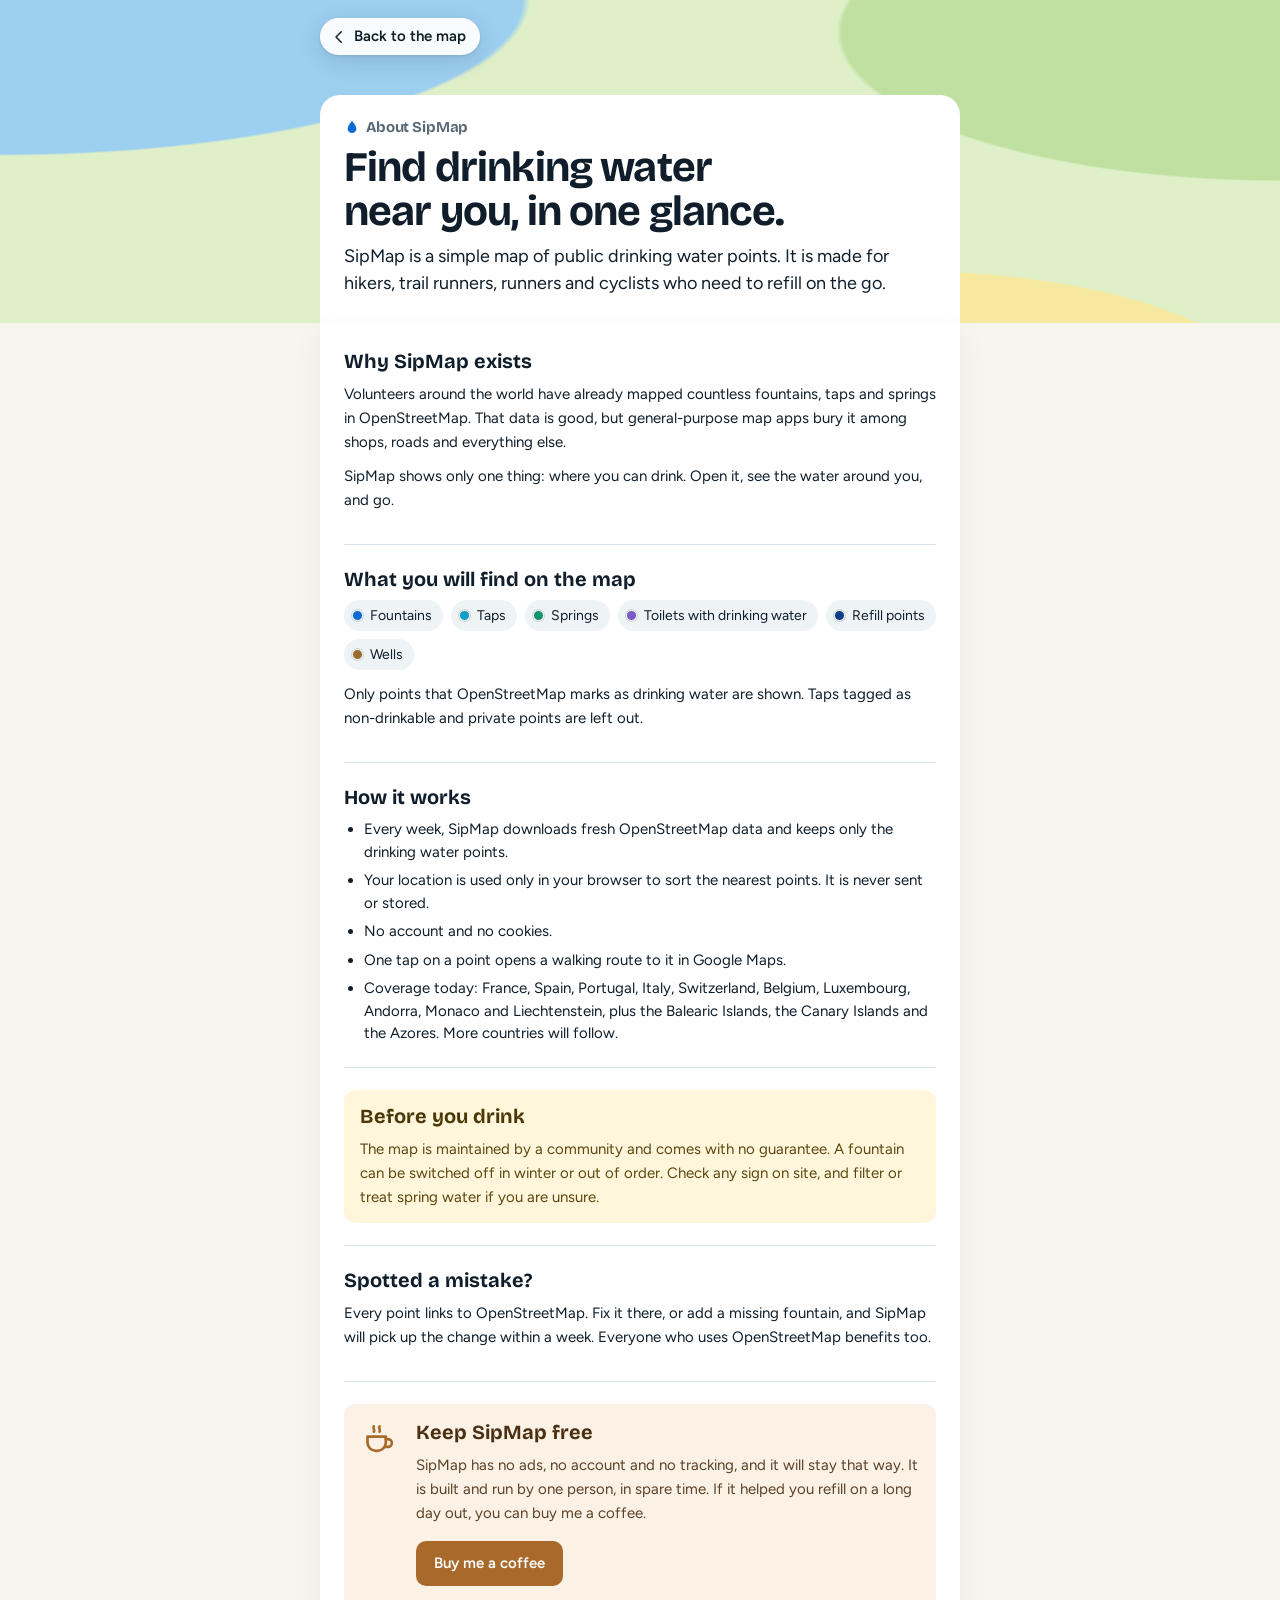
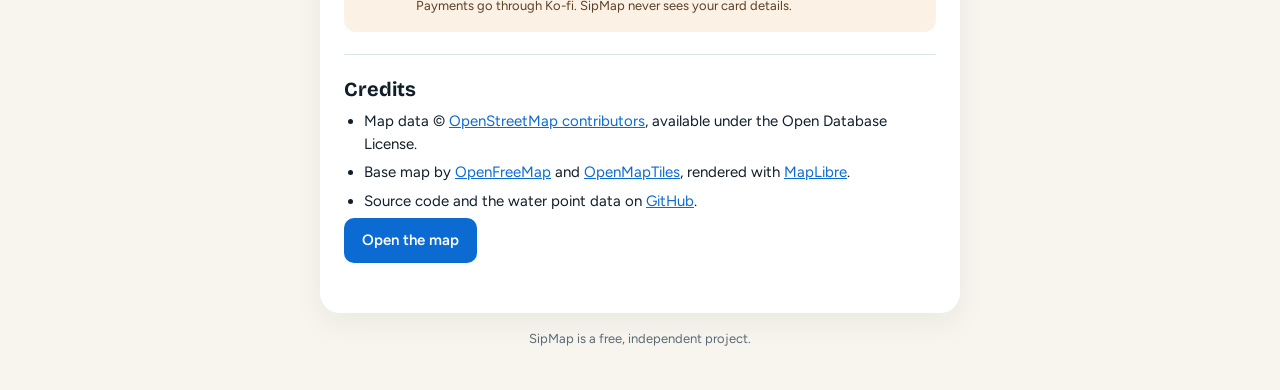
<file: site/about.html>
<!doctype html>
<html lang="en" data-i18n-title="aboutTitle">
<head>
  <meta charset="utf-8">
  <meta name="viewport" content="width=device-width, initial-scale=1, viewport-fit=cover">
  <title>About SipMap</title>
  <meta name="description" content="SipMap shows drinking water points around you on a clean map, using OpenStreetMap data. Built for hikers, trail runners, runners and cyclists.">
  <meta name="theme-color" content="#0b6bd3">
  <meta property="og:type" content="website">
  <meta property="og:site_name" content="SipMap">
  <meta property="og:title" content="About SipMap — drinking water near you">
  <meta property="og:description" content="Fountains, taps and springs around you on a clean map, straight from OpenStreetMap. For hikers, trail runners and cyclists. Free, no account.">
  <meta property="og:url" content="https://p13k.github.io/sipmap/about.html">
  <meta property="og:image" content="https://p13k.github.io/sipmap/og.png">
  <meta property="og:image:width" content="1200">
  <meta property="og:image:height" content="630">
  <meta name="twitter:card" content="summary_large_image">
  <link rel="manifest" href="manifest.webmanifest">
  <link rel="icon" href="icon.svg" type="image/svg+xml">
  <link rel="preconnect" href="https://fonts.googleapis.com">
  <link rel="preconnect" href="https://fonts.gstatic.com" crossorigin>
  <link rel="stylesheet" href="https://fonts.googleapis.com/css2?family=Bricolage+Grotesque:opsz,wght@12..96,600;12..96,700&family=Figtree:wght@400;500;600&display=swap">
  <link rel="stylesheet" href="style.css">
  <style>
    /* Page de lecture : une colonne étroite, la carte se devine dans le bandeau du haut. */
    html, body { height: auto; }
    body { overflow: auto; background: var(--paper, #f7f5ee); }
    :root { --paper: #f7f5ee; --forest: #bfe0a0; --sand: #f7e8a0; --water: #9dcff0; }
    .band {
      background:
        radial-gradient(120% 140% at 0% 0%, var(--water) 0 34%, transparent 34.5%),
        radial-gradient(90% 120% at 100% 10%, var(--forest) 0 38%, transparent 38.5%),
        radial-gradient(70% 90% at 70% 120%, var(--sand) 0 40%, transparent 40.5%),
        #dff0c8;
      padding: calc(18px + env(safe-area-inset-top, 0px)) max(16px, env(safe-area-inset-right, 0px)) 0 max(16px, env(safe-area-inset-left, 0px));
    }
    .band-inner { max-width: 640px; margin: 0 auto; }
    .back {
      display: inline-flex;
      align-items: center;
      gap: 6px;
      padding: 8px 14px 8px 10px;
      background: var(--panel);
      border-radius: 999px;
      box-shadow: var(--shadow);
      color: var(--ink);
      font-weight: 600;
      text-decoration: none;
    }
    .back svg { width: 18px; height: 18px; fill: none; stroke: var(--ink); stroke-width: 2; stroke-linecap: round; stroke-linejoin: round; }
    .hero {
      margin-top: 40px;
      padding: 24px 24px 26px;
      background: var(--panel-solid);
      border-radius: 20px 20px 0 0;
    }
    .hero .brand-mark { font-size: 15px; color: var(--muted); }
    .hero .brand-mark svg { width: 16px; height: 16px; }
    h1 {
      margin: 10px 0 10px;
      font: 700 clamp(30px, 7vw, 42px)/1.05 var(--font-display);
      letter-spacing: -0.02em;
      text-wrap: balance;
    }
    .lead { margin: 0; font-size: 18px; line-height: 1.5; color: var(--ink); max-width: 34em; }
    main {
      padding: 0 max(16px, env(safe-area-inset-right, 0px)) calc(40px + env(safe-area-inset-bottom, 0px)) max(16px, env(safe-area-inset-left, 0px));
    }
    .content {
      max-width: 640px;
      margin: 0 auto;
      padding: 4px 24px 28px;
      background: var(--panel-solid);
      border-radius: 0 0 20px 20px;
      box-shadow: 0 10px 30px rgba(15, 30, 42, 0.06);
    }
    section + section { border-top: 1px solid var(--line); }
    section { padding: 22px 0; }
    h2 { margin: 0 0 8px; font: 700 20px/1.25 var(--font-display); }
    p { margin: 0 0 10px; line-height: 1.6; max-width: 62ch; }
    ul { margin: 0; padding-left: 20px; display: grid; gap: 6px; line-height: 1.5; }
    .types { list-style: none; padding: 0; display: flex; flex-wrap: wrap; gap: 8px; margin-top: 4px; }
    .types li {
      display: inline-flex;
      align-items: center;
      gap: 7px;
      padding: 5px 11px 5px 8px;
      background: var(--bg);
      border-radius: 999px;
      font-size: 14px;
    }
    .types .dot { width: 11px; height: 11px; border-width: 1.5px; }
    .warn {
      padding: 14px 16px;
      background: #fff6db;
      border-radius: 12px;
      color: #5c4710;
    }
    .warn h2 { color: #4a3808; }
    .cta {
      display: inline-block;
      margin-top: 6px;
      padding: 12px 18px;
      background: var(--accent);
      color: #fff;
      border-radius: 10px;
      font-weight: 600;
      text-decoration: none;
    }
    .support {
      display: flex;
      gap: 16px;
      align-items: flex-start;
      padding: 16px;
      background: #fbf1e4;
      border-radius: 12px;
    }
    .support-cup { width: 40px; height: 40px; flex: none; fill: none; stroke: #a8692a; stroke-width: 1.6; stroke-linecap: round; stroke-linejoin: round; }
    .support h2 { color: #4a2f12; }
    .support p { color: #5a4128; }
    .cta-coffee { background: #a8692a; }
    .fine { margin: 10px 0 0; font-size: 13px; color: var(--muted); }
    .foot { max-width: 640px; margin: 16px auto 0; color: var(--muted); font-size: 13px; text-align: center; }
    .foot a { color: inherit; }
  </style>
</head>
<body>
  <div class="band">
    <div class="band-inner">
      <a class="back" href="./">
        <svg viewBox="0 0 24 24" aria-hidden="true"><path d="M15 5l-7 7 7 7"/></svg>
        <span data-i18n="back">Back to the map</span>
      </a>
      <div class="hero">
        <div class="brand-mark">
          <svg viewBox="0 0 24 24" aria-hidden="true"><path d="M12 2.5c3.6 4.6 6.5 8.4 6.5 12A6.5 6.5 0 0 1 5.5 14.5c0-3.6 2.9-7.4 6.5-12z"/></svg>
          <span data-i18n="aboutTitle">About SipMap</span>
        </div>
        <h1 data-i18n="heroTitle">Find drinking water near you, in one glance.</h1>
        <p class="lead" data-i18n="heroLead">SipMap is a simple map of public drinking water points. It is made for hikers, trail runners, runners and cyclists who need to refill on the go.</p>
      </div>
    </div>
  </div>

  <main>
    <div class="content">
      <section>
        <h2 data-i18n="whyTitle">Why SipMap exists</h2>
        <p data-i18n="why1">Volunteers around the world have already mapped countless fountains, taps and springs in OpenStreetMap. That data is good, but general-purpose map apps bury it among shops, roads and everything else.</p>
        <p data-i18n="why2">SipMap shows only one thing: where you can drink. Open it, see the water around you, and go.</p>
      </section>

      <section>
        <h2 data-i18n="typesTitle">What you will find on the map</h2>
        <ul class="types">
          <li><span class="dot" style="background:#0b6bd3"></span><span data-i18n="pl_fontaine">Fountains</span></li>
          <li><span class="dot" style="background:#0aa0c8"></span><span data-i18n="pl_robinet">Taps</span></li>
          <li><span class="dot" style="background:#13926b"></span><span data-i18n="pl_source">Springs</span></li>
          <li><span class="dot" style="background:#7a5cc9"></span><span data-i18n="pl_toilettes">Toilets with drinking water</span></li>
          <li><span class="dot" style="background:#0b3f86"></span><span data-i18n="pl_remplissage">Refill points</span></li>
          <li><span class="dot" style="background:#9a6b2f"></span><span data-i18n="pl_puits">Wells</span></li>
        </ul>
        <p style="margin-top:12px" data-i18n="typesNote">Only points that OpenStreetMap marks as drinking water are shown. Taps tagged as non-drinkable and private points are left out.</p>
      </section>

      <section>
        <h2 data-i18n="howTitle">How it works</h2>
        <ul>
          <li data-i18n="how1">Every week, SipMap downloads fresh OpenStreetMap data and keeps only the drinking water points.</li>
          <li data-i18n="how2">Your location is used only in your browser to sort the nearest points. It is never sent or stored.</li>
          <li data-i18n="how3">No account and no cookies.</li>
          <li data-i18n="how4">One tap on a point opens a walking route to it in Google Maps.</li>
          <li data-i18n="how5">Coverage today: France, Spain, Portugal, Italy, Switzerland, Belgium, Luxembourg, Andorra, Monaco and Liechtenstein, plus the Balearic Islands, the Canary Islands and the Azores. More countries will follow.</li>
        </ul>
      </section>

      <section>
        <div class="warn">
          <h2 data-i18n="warnTitle">Before you drink</h2>
          <p style="margin:0" data-i18n="warnText">The map is maintained by a community and comes with no guarantee. A fountain can be switched off in winter or out of order. Check any sign on site, and filter or treat spring water if you are unsure.</p>
        </div>
      </section>

      <section>
        <h2 data-i18n="mistakeTitle">Spotted a mistake?</h2>
        <p data-i18n="mistakeText">Every point links to OpenStreetMap. Fix it there, or add a missing fountain, and SipMap will pick up the change within a week. Everyone who uses OpenStreetMap benefits too.</p>
      </section>

      <section data-donate hidden>
        <div class="support">
          <svg class="support-cup" viewBox="0 0 24 24" aria-hidden="true"><path d="M4.5 10h11v3.5a5 5 0 0 1-5 5h-1a5 5 0 0 1-5-5z"/><path d="M15.5 11.5h1.3a2.3 2.3 0 0 1 0 4.6h-1.6"/><path d="M8.3 3.8c-.9 1.1.9 2.1 0 3.2M11.7 3.8c-.9 1.1.9 2.1 0 3.2"/></svg>
          <div>
            <h2 data-i18n="supportTitle">Keep SipMap free</h2>
            <p data-i18n="supportText">SipMap has no ads, no account and no tracking, and it will stay that way. It is built and run by one person, in spare time. If it helped you refill on a long day out, you can buy me a coffee.</p>
            <a class="cta cta-coffee" data-donate-link href="#" target="_blank" rel="noopener" data-i18n="supportBtn">Buy me a coffee</a>
            <p class="fine" data-i18n="supportFine">Payments go through Ko-fi. SipMap never sees your card details.</p>
          </div>
        </div>
      </section>

      <section>
        <h2 data-i18n="creditsTitle">Credits</h2>
        <ul>
          <li data-i18n-html="credit1">Map data © <a href="https://www.openstreetmap.org/copyright" target="_blank" rel="noopener">OpenStreetMap contributors</a>, available under the Open Database License.</li>
          <li data-i18n-html="credit2">Base map by <a href="https://openfreemap.org" target="_blank" rel="noopener">OpenFreeMap</a> and <a href="https://www.openmaptiles.org/" target="_blank" rel="noopener">OpenMapTiles</a>, rendered with <a href="https://maplibre.org" target="_blank" rel="noopener">MapLibre</a>.</li>
          <li data-i18n-html="credit3">Source code and the water point data on <a href="https://github.com/P13K/sipmap" target="_blank" rel="noopener">GitHub</a>.</li>
        </ul>
        <a class="cta" href="./" data-i18n="openMap">Open the map</a>
      </section>
    </div>
    <p class="foot" data-i18n="foot">SipMap is a free, independent project.</p>
  </main>
  <script src="i18n.js"></script>
  <script src="config.js"></script>
</body>
</html>
</file>
<file: site/style.css>
/* Interface toujours claire, lisible en plein soleil. Carte plein écran ; l'interface flotte au-dessus en trois éléments : marque, contrôles, liste des plus proches. */
:root {
  --bg: #eef3f6;
  --panel: rgba(255, 255, 255, 0.94);
  --panel-solid: #ffffff;
  --ink: #0f1e2a;
  --muted: #586a78;
  --line: #d8e2e9;
  --accent: #0b6bd3;
  --accent-soft: #e3effc;
  --shadow: 0 6px 24px rgba(15, 30, 42, 0.14), 0 1px 3px rgba(15, 30, 42, 0.1);
  --font-display: "Bricolage Grotesque", "Avenir Next", "Segoe UI", system-ui, sans-serif;
  --font-ui: "Figtree", "Segoe UI", system-ui, -apple-system, sans-serif;
  --radius: 14px;
  color-scheme: light;
}

* { box-sizing: border-box; }
html, body { height: 100%; margin: 0; }
body {
  background: var(--bg);
  color: var(--ink);
  font: 15px/1.4 var(--font-ui);
  -webkit-font-smoothing: antialiased;
  overflow: hidden;
}
[hidden] { display: none !important; }
a { color: var(--accent); }
button { font: inherit; color: inherit; }
:focus-visible { outline: 3px solid var(--accent); outline-offset: 2px; }

#map { position: fixed; inset: 0; }

/* Barre du haut : bouton menu + marque, une seule pastille compacte */
.topbar {
  position: absolute;
  top: calc(10px + env(safe-area-inset-top, 0px));
  left: calc(10px + env(safe-area-inset-left, 0px));
  display: flex;
  align-items: center;
  gap: 2px;
  padding: 4px 14px 4px 4px;
  background: var(--panel);
  backdrop-filter: blur(10px);
  -webkit-backdrop-filter: blur(10px);
  border-radius: 999px;
  box-shadow: var(--shadow);
  z-index: 4;
}
.icon-btn {
  display: grid;
  place-items: center;
  width: 38px;
  height: 38px;
  padding: 0;
  background: none;
  border: 0;
  border-radius: 50%;
  cursor: pointer;
}
.icon-btn:hover, .icon-btn[aria-expanded="true"] { background: var(--accent-soft); }
.icon-btn svg { width: 22px; height: 22px; fill: none; stroke: var(--ink); stroke-width: 2; stroke-linecap: round; }
.brand-mark {
  display: flex;
  align-items: center;
  gap: 6px;
  font: 700 18px/1 var(--font-display);
  letter-spacing: -0.01em;
}
.brand-mark svg { width: 18px; height: 18px; fill: var(--accent); flex: none; }

/* Menu déroulant */
.menu {
  position: absolute;
  top: calc(62px + env(safe-area-inset-top, 0px));
  left: calc(10px + env(safe-area-inset-left, 0px));
  width: min(290px, calc(100% - 20px));
  padding: 6px;
  background: var(--panel-solid);
  border-radius: var(--radius);
  box-shadow: var(--shadow);
  z-index: 5;
  display: grid;
  gap: 2px;
}
.menu-item {
  display: flex;
  align-items: center;
  gap: 12px;
  width: 100%;
  padding: 11px 12px;
  background: none;
  border: 0;
  border-radius: 10px;
  color: var(--ink);
  font-weight: 500;
  font-size: 15px;
  text-align: left;
  text-decoration: none;
  cursor: pointer;
}
.menu-item:hover { background: var(--accent-soft); }
.menu-item svg { width: 20px; height: 20px; flex: none; fill: none; stroke: var(--accent); stroke-width: 1.8; stroke-linecap: round; stroke-linejoin: round; }

/* « Offrir un café » : séparé des réglages, teinte café discrète */
.menu-item.coffee { margin-top: 4px; position: relative; }
.menu-item.coffee::before { content: ""; position: absolute; top: -3px; left: 12px; right: 12px; border-top: 1px solid var(--line); }
.menu-item.coffee svg { stroke: #a8692a; }
.menu-item.coffee:hover { background: #fbf1e4; }
.menu-item small { display: block; margin-top: 1px; font-size: 12.5px; font-weight: 400; color: var(--muted); }

/* Fenêtre « Ajouter à l'écran d'accueil » */
.dialog {
  width: min(360px, calc(100% - 32px));
  padding: 20px 20px 16px;
  border: 0;
  border-radius: 18px;
  background: var(--panel-solid);
  color: var(--ink);
  box-shadow: var(--shadow);
}
.dialog::backdrop { background: rgba(15, 30, 42, 0.35); }
.dialog h2 { margin: 0 0 10px; font: 700 19px/1.25 var(--font-display); text-wrap: balance; }
.dialog p { margin: 0 0 10px; color: var(--muted); }
.dialog ol { margin: 0 0 14px; padding-left: 22px; display: grid; gap: 8px; }
.dialog-btn {
  width: 100%;
  padding: 11px;
  background: var(--accent);
  color: #fff;
  border: 0;
  border-radius: 10px;
  font-weight: 600;
  cursor: pointer;
}
.share-glyph { display: inline-block; width: 16px; height: 16px; vertical-align: -3px; fill: none; stroke: var(--accent); stroke-width: 2; stroke-linecap: round; stroke-linejoin: round; }

/* Crédits : une ligne grise discrète tout en bas */
.credits {
  position: absolute;
  left: 0;
  right: 0;
  bottom: 0;
  padding: 0 max(12px, env(safe-area-inset-right, 0px)) calc(3px + env(safe-area-inset-bottom, 0px)) max(12px, env(safe-area-inset-left, 0px));
  font-size: 10.5px;
  line-height: 1.4;
  color: rgba(15, 30, 42, 0.5);
  text-align: right;
  pointer-events: none;
  z-index: 1;
  white-space: nowrap;
  overflow: hidden;
  text-overflow: ellipsis;
}
.credits a { color: inherit; text-decoration: none; pointer-events: auto; }
.credits a:hover { text-decoration: underline; }

/* Contrôles MapLibre */
.maplibregl-ctrl-top-right {
  top: env(safe-area-inset-top, 0px);
  right: env(safe-area-inset-right, 0px);
}
.maplibregl-ctrl-group {
  background: var(--panel-solid);
  border-radius: 12px;
  box-shadow: var(--shadow) !important;
}
.maplibregl-ctrl-group button { width: 40px; height: 40px; }
.maplibregl-ctrl-group button + button { border-top-color: var(--line); }

/* Bandeau d'information */
.notice {
  position: absolute;
  top: calc(64px + env(safe-area-inset-top, 0px));
  left: 50%;
  transform: translateX(-50%);
  width: max-content;
  max-width: calc(100% - 32px);
  padding: 8px 14px;
  background: var(--ink);
  color: var(--bg);
  border-radius: 999px;
  font-size: 13.5px;
  font-weight: 500;
  box-shadow: var(--shadow);
  z-index: 3;
  text-align: center;
}

/* Liste des plus proches */
.sheet {
  position: absolute;
  left: calc(10px + env(safe-area-inset-left, 0px));
  right: calc(10px + env(safe-area-inset-right, 0px));
  bottom: calc(22px + env(safe-area-inset-bottom, 0px));
  max-width: 400px;
  background: var(--panel);
  backdrop-filter: blur(10px);
  -webkit-backdrop-filter: blur(10px);
  border-radius: var(--radius);
  box-shadow: var(--shadow);
  z-index: 2;
  overflow: hidden;
}
.sheet-head {
  display: flex;
  align-items: center;
  gap: 12px;
  width: 100%;
  padding: 12px 14px;
  background: none;
  border: 0;
  text-align: left;
  cursor: pointer;
}
.sheet-heading { display: flex; flex-direction: column; min-width: 0; flex: 1; }
.sheet-title { font: 700 16px/1.2 var(--font-display); }
.sheet-sub { font-size: 12.5px; color: var(--muted); white-space: nowrap; overflow: hidden; text-overflow: ellipsis; }
.sheet-first {
  font-weight: 600;
  font-variant-numeric: tabular-nums;
  color: var(--accent);
  white-space: nowrap;
}
.chevron { width: 20px; height: 20px; fill: none; stroke: var(--muted); stroke-width: 2.2; stroke-linecap: round; transition: transform 0.2s; flex: none; }
.sheet-head[aria-expanded="false"] .chevron { transform: rotate(180deg); }

.sheet-body { border-top: 1px solid var(--line); max-height: min(52vh, 420px); overflow-y: auto; }
.near { list-style: none; margin: 0; padding: 4px 0; }
.near-item {
  display: grid;
  grid-template-columns: 14px 1fr auto;
  align-items: center;
  gap: 12px;
  width: 100%;
  padding: 10px 14px;
  background: none;
  border: 0;
  text-align: left;
  cursor: pointer;
}
.near-item:hover { background: var(--accent-soft); }
.near-name { display: block; font-weight: 600; white-space: nowrap; overflow: hidden; text-overflow: ellipsis; }
.near-type { display: block; font-size: 12.5px; color: var(--muted); }
.near-text { min-width: 0; }
.near-dist { font-weight: 600; font-variant-numeric: tabular-nums; }
.near-empty { padding: 12px 14px; color: var(--muted); font-size: 14px; }

.dot {
  width: 14px;
  height: 14px;
  border-radius: 50%;
  border: 2px solid #fff;
  box-shadow: 0 0 0 1px rgba(0, 0, 0, 0.12);
  flex: none;
}
.legend {
  display: flex;
  flex-wrap: wrap;
  gap: 6px 14px;
  margin: 0;
  padding: 10px 14px 14px;
  list-style: none;
  border-top: 1px solid var(--line);
  font-size: 12.5px;
  color: var(--muted);
}
.legend li { display: flex; align-items: center; gap: 6px; }
.legend .dot { width: 11px; height: 11px; border-width: 1.5px; }

/* Fiche d'un point */
.maplibregl-popup-content {
  background: var(--panel-solid);
  color: var(--ink);
  border-radius: var(--radius);
  box-shadow: var(--shadow);
  padding: 14px 16px 12px;
  font-family: var(--font-ui);
}
.maplibregl-popup-anchor-bottom .maplibregl-popup-tip,
.maplibregl-popup-anchor-bottom-left .maplibregl-popup-tip,
.maplibregl-popup-anchor-bottom-right .maplibregl-popup-tip { border-top-color: var(--panel-solid); }
.maplibregl-popup-anchor-top .maplibregl-popup-tip,
.maplibregl-popup-anchor-top-left .maplibregl-popup-tip,
.maplibregl-popup-anchor-top-right .maplibregl-popup-tip { border-bottom-color: var(--panel-solid); }
.maplibregl-popup-anchor-left .maplibregl-popup-tip { border-right-color: var(--panel-solid); }
.maplibregl-popup-anchor-right .maplibregl-popup-tip { border-left-color: var(--panel-solid); }
.maplibregl-popup-close-button { font-size: 20px; width: 32px; height: 32px; color: var(--muted); border-radius: 0 var(--radius) 0 8px; }

.card-kind {
  display: flex;
  align-items: center;
  gap: 7px;
  font-size: 11.5px;
  font-weight: 600;
  letter-spacing: 0.06em;
  text-transform: uppercase;
  color: var(--muted);
}
.card-kind .dot { width: 10px; height: 10px; border-width: 1.5px; }
.card-title { margin: 4px 24px 2px 0; font: 700 18px/1.2 var(--font-display); text-wrap: balance; }
.card-dist { margin: 0; font-size: 13.5px; color: var(--muted); font-variant-numeric: tabular-nums; }
.card-facts { margin: 10px 0 0; padding: 0; list-style: none; display: grid; gap: 4px; font-size: 14px; }
.card-facts li::before { content: "·"; margin-right: 6px; color: var(--accent); font-weight: 700; }
.card-go {
  display: block;
  margin-top: 12px;
  padding: 10px 14px;
  background: var(--accent);
  color: #fff;
  border-radius: 10px;
  font-weight: 600;
  font-size: 15px;
  text-align: center;
  text-decoration: none;
}
.card-go:hover { filter: brightness(1.08); }
.card-link { display: inline-block; margin-top: 10px; font-size: 13.5px; font-weight: 600; text-decoration: none; }
.card-link:hover { text-decoration: underline; }

@media (min-width: 720px) {
  .sheet { right: auto; width: 380px; }
}
@media (prefers-reduced-motion: reduce) {
  .chevron { transition: none; }
}
</file>
